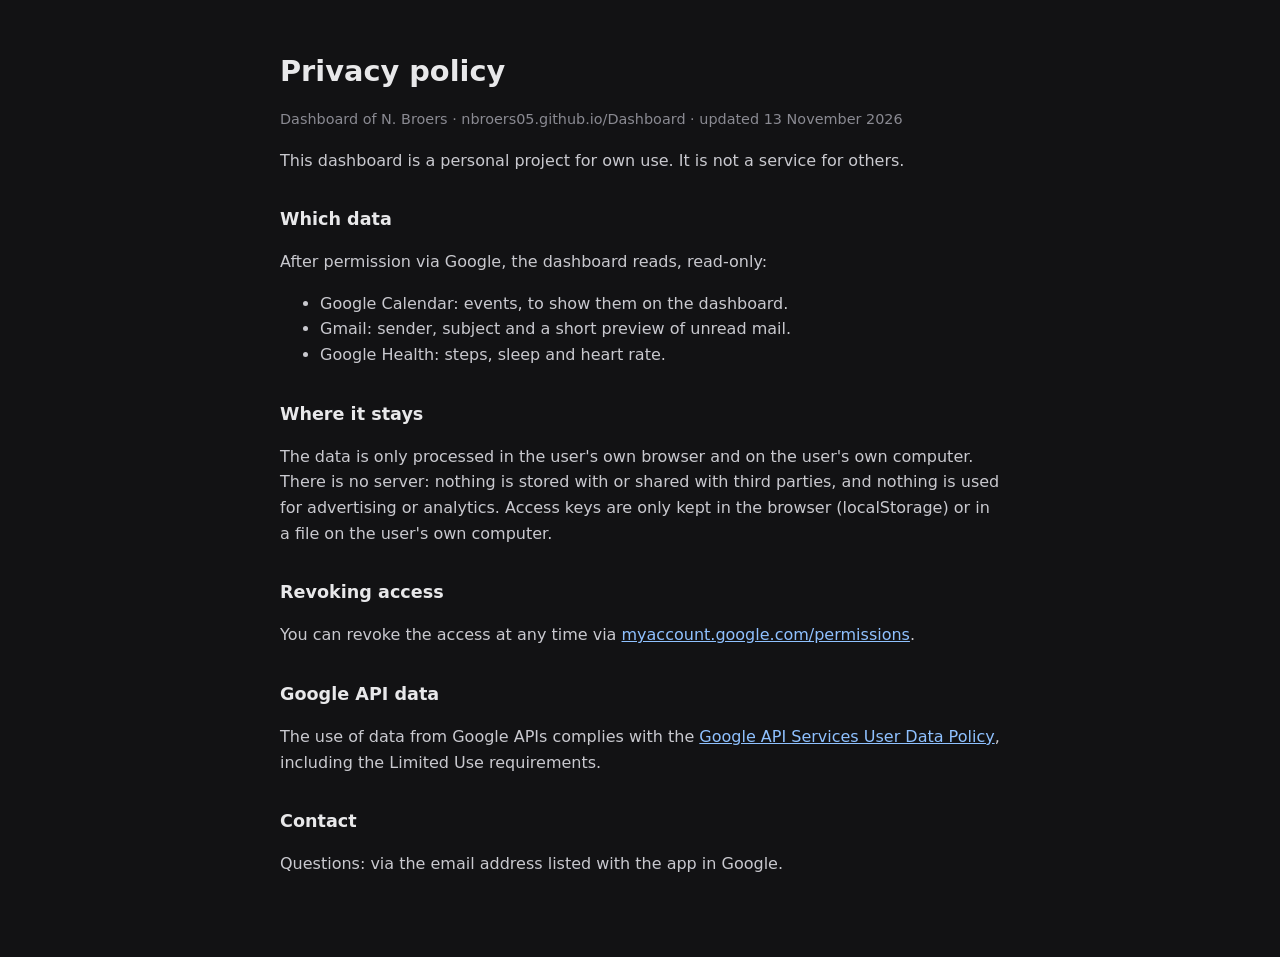
<file: privacy.html>
<!doctype html>
<html lang="en">
<head>
  <meta charset="utf-8">
  <meta name="viewport" content="width=device-width, initial-scale=1">
  <title>Privacy · Dashboard</title>
  <style>
    :root { color-scheme: dark; }
    body { margin: 0; background: #121214; color: #e8e8ea; font: 16px/1.6 system-ui, -apple-system, 'Segoe UI', sans-serif; }
    main { max-width: 720px; margin: 0 auto; padding: 48px 20px 64px; }
    h1 { font-size: 1.8rem; margin: 0 0 4px; }
    h2 { font-size: 1.1rem; margin: 32px 0 6px; }
    p, li { color: #c9c9cf; }
    a { color: #8fc1ff; }
    .muted { color: #8a8a92; font-size: .9rem; }
  </style>
</head>
<body>
  <main>
    <h1>Privacy policy</h1>
    <p class="muted">Dashboard of N. Broers · nbroers05.github.io/Dashboard · updated 13 November 2026</p>

    <p>This dashboard is a personal project for own use. It is not a service for others.</p>

    <h2>Which data</h2>
    <p>After permission via Google, the dashboard reads, read-only:</p>
    <ul>
      <li>Google Calendar: events, to show them on the dashboard.</li>
      <li>Gmail: sender, subject and a short preview of unread mail.</li>
      <li>Google Health: steps, sleep and heart rate.</li>
    </ul>

    <h2>Where it stays</h2>
    <p>The data is only processed in the user's own browser and on the user's own computer. There is no server: nothing is stored with or shared with third parties, and nothing is used for advertising or analytics.
    Access keys are only kept in the browser (localStorage) or in a file on the user's own computer.</p>

    <h2>Revoking access</h2>
    <p>You can revoke the access at any time via <a href="https://myaccount.google.com/permissions">myaccount.google.com/permissions</a>.</p>

    <h2>Google API data</h2>
    <p>The use of data from Google APIs complies with the
      <a href="https://developers.google.com/terms/api-services-user-data-policy">Google API Services User Data Policy</a>, including the Limited Use requirements.</p>

    <h2>Contact</h2>
    <p>Questions: via the email address listed with the app in Google.</p>
  </main>
</body>
</html>
</file>
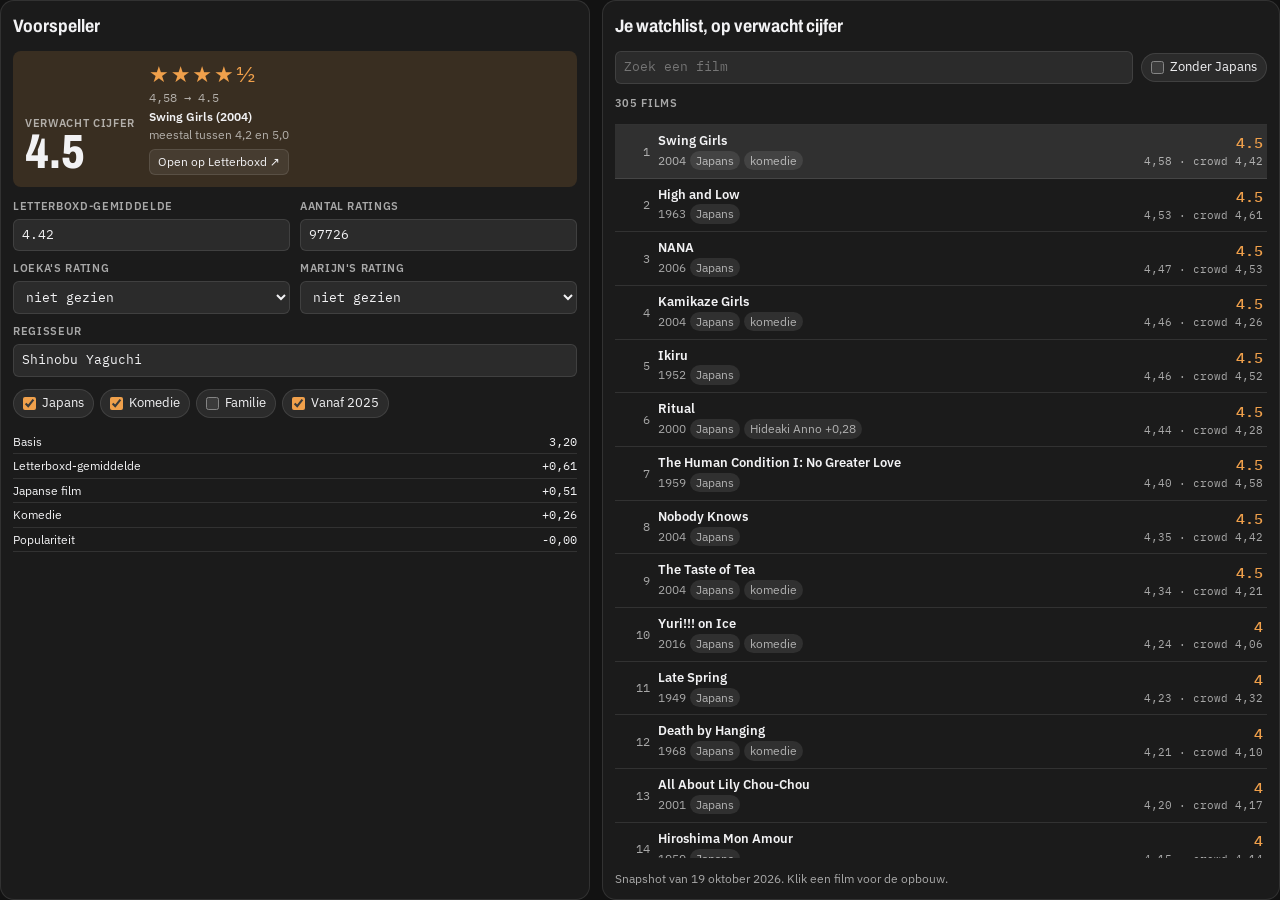
<file: sterrenvoorspeller/popup/popup.html>
<!doctype html>
<html lang="nl">
<head>
<meta charset="utf-8">
<title>Sterrenvoorspeller</title>
<meta name="viewport" content="width=device-width, initial-scale=1">
<link rel="stylesheet" href="popup.css">
<!-- Alleen voor het dashboard: donker, past in het vak, geen extensie-knoppen -->
<link rel="stylesheet" href="dashboard.css">
<script src="dashboard-shim.js"></script>
</head>
<body>
<div class="wrap">
  <header>
    <h1>Hoeveel sterren geef jij deze film?</h1>
    <p>Formule v2, getraind op je 683 ratings. Gemiddeld zit de voorspelling er 0,41 ster naast.</p>
  </header>
  <div class="grant" id="grant" hidden>
    <span>De extensie heeft nog geen toegang tot letterboxd.com. Zonder die toegang werken de kaart, de sterren bij posters en Vernieuwen niet.</span>
    <button class="btn" id="grant-btn">Toegang geven</button>
  </div>
  <div class="grid">
    <section class="panel" aria-labelledby="calc-h">
      <h2 id="calc-h">Voorspeller</h2>
      <div class="result" aria-live="polite">
        <div>
          <div class="label">Verwacht cijfer</div>
          <div class="big" id="out">0,0</div>
        </div>
        <div>
          <div class="stars" id="stars" aria-hidden="true"></div>
          <div class="calc" id="calc"></div>
          <div class="meta"><span class="film-name" id="fname">Eigen invoer</span><br><span id="range"></span></div>
          <button class="btn small" id="open" hidden>Open op Letterboxd ↗</button>
        </div>
      </div>
      <div class="fields">
        <label class="field" for="crowd"><span class="label">Letterboxd-gemiddelde</span><input id="crowd" type="number" min="0.5" max="5" step="0.01" value="3.80"></label>
        <label class="field" for="n"><span class="label">Aantal ratings</span><input id="n" type="number" min="1" step="1" value="250000"></label>
        <label class="field" for="loeka"><span class="label">Loeka's rating</span><select id="loeka" class="friend"><option value="">niet gezien</option></select></label>
        <label class="field" for="marijn"><span class="label">Marijn's rating</span><select id="marijn" class="friend"><option value="">niet gezien</option></select></label>
        <label class="field wide" for="regie"><span class="label">Regisseur</span><input id="regie" list="regielijst" placeholder="bijv. Wes Anderson" autocomplete="off"><datalist id="regielijst"></datalist></label>
      </div>
      <div class="checks" role="group" aria-label="Kenmerken">
        <label class="check"><input type="checkbox" id="jp"> Japans</label>
        <label class="check"><input type="checkbox" id="com"> Komedie</label>
        <label class="check"><input type="checkbox" id="fam"> Familie</label>
        <label class="check"><input type="checkbox" id="streng" checked> Vanaf 2025</label>
      </div>
      <table class="parts" aria-label="Opbouw van de voorspelling"><tbody id="parts"></tbody></table>
      <button class="btn" id="back" hidden>Terug naar deze film</button>
    </section>
    <section class="panel" aria-labelledby="wl-h">
      <h2 id="wl-h">Je watchlist, op verwacht cijfer</h2>
      <div class="tools">
        <input class="search" id="q" type="search" placeholder="Zoek een film" aria-label="Zoek een film">
        <label class="check"><input type="checkbox" id="nojp"> Zonder Japans</label>
        <button class="btn" id="refresh">Vernieuwen</button>
        <button class="btn" id="to-wl" hidden>Watchlist</button>
      </div>
      <div class="label" id="count"></div>
      <div class="list" id="list" role="list"></div>
      <p class="note"><span id="wl-note">Snapshot van 19 oktober 2026.</span> Klik een film voor de opbouw.</p>
    </section>
  </div>
</div>
<script src="../lib/model-data.js"></script>
<script src="../lib/model.js"></script>
<script src="../lib/fonts.js"></script>
<script src="../lib/selectors.js"></script>
<script src="../lib/film.js"></script>
<script src="watchlist.js"></script>
<script src="refresh.js"></script>
<script src="popup.js"></script>
</body>
</html>
</file>
<file: sterrenvoorspeller/popup/popup.css>
/* Overgenomen uit sterrenvoorspeller.html, compacter gemaakt voor een popup (max. 800 × 600). */
:root{
  --bg:#f3f4f6; --surface:#ffffff; --ink:#16191f; --muted:#5b6270; --line:#dde0e6;
  --star:#d9822b; --star-soft:#f6e3cd; --chip:#eceef2; --focus:#2d5bd6;
  --display:"LBV Archivo",ui-sans-serif,system-ui,sans-serif; --body:"LBV Plex Sans",ui-sans-serif,system-ui,sans-serif; --mono:"LBV Plex Mono",ui-monospace,Menlo,monospace;
  color-scheme:light;
}
@media (prefers-color-scheme: dark){:root{--bg:#121418;--surface:#1b1e24;--ink:#eceef2;--muted:#9aa1ad;--line:#2c3038;--star:#f0a04b;--star-soft:#3a2b1b;--chip:#262a31;--focus:#7fa2ff;color-scheme:dark}}
*{box-sizing:border-box}
html,body{margin:0}
body{width:780px;background:var(--bg);color:var(--ink);font-family:var(--body);font-size:14px;line-height:1.45;padding:16px}
.wrap{display:flex;flex-direction:column;gap:14px}
header h1{font-family:var(--display);font-stretch:80%;font-weight:800;font-size:26px;line-height:1.05;margin:0;letter-spacing:-.01em}
header p{margin:4px 0 0;color:var(--muted);font-size:13px}
.grid{display:grid;grid-template-columns:minmax(0,1fr) minmax(0,1.15fr);gap:14px;align-items:start}
.panel{background:var(--surface);border:1px solid var(--line);border-radius:10px;padding:14px;display:flex;flex-direction:column;gap:12px;min-width:0}
.panel h2{font-family:var(--display);font-stretch:85%;font-weight:700;font-size:18px;margin:0}
.label{font-size:11px;letter-spacing:.06em;text-transform:uppercase;color:var(--muted);font-weight:600}
.fields{display:grid;grid-template-columns:1fr 1fr;gap:10px}
.field{display:flex;flex-direction:column;gap:4px;min-width:0}
.field.wide{grid-column:1 / -1}
.field input,.field select,.search{font:inherit;font-family:var(--mono);font-size:13px;padding:6px 8px;border:1px solid var(--line);border-radius:6px;background:var(--bg);color:var(--ink);width:100%}
.checks{display:flex;flex-wrap:wrap;gap:6px}
.check{display:flex;align-items:center;gap:6px;padding:4px 9px;border:1px solid var(--line);border-radius:999px;background:var(--bg);cursor:pointer;font-size:13px}
.check input{accent-color:var(--star);margin:0}
input:focus-visible,select:focus-visible,button:focus-visible,.row:focus-visible,.check:focus-within{outline:2px solid var(--focus);outline-offset:2px}
.result{display:flex;align-items:flex-end;gap:14px;flex-wrap:wrap;padding:12px;border-radius:8px;background:var(--star-soft)}
.big{font-family:var(--display);font-stretch:75%;font-weight:800;font-size:56px;line-height:.9;font-variant-numeric:tabular-nums;color:var(--ink)}
.stars{font-size:22px;letter-spacing:2px;color:var(--star);line-height:1}
.calc{font-family:var(--mono);font-size:12px;color:var(--muted);margin:4px 0 2px}
.result .meta{color:var(--muted);font-size:12px}
.film-name{font-weight:600;color:var(--ink)}
table.parts{width:100%;border-collapse:collapse;font-size:12px}
.parts td{padding:3px 0;border-bottom:1px solid var(--line)}
.parts td:last-child{text-align:right;font-family:var(--mono);font-variant-numeric:tabular-nums;padding-left:8px}
.note{font-size:12px;color:var(--muted);margin:0}
.tools{display:flex;gap:8px;flex-wrap:wrap;align-items:center}
.tools .search{flex:1 1 160px}
.list{display:flex;flex-direction:column;max-height:330px;overflow:auto;border-top:1px solid var(--line)}
.row{display:grid;grid-template-columns:2.4em minmax(0,1fr) auto;gap:8px;align-items:center;padding:7px 4px;border:0;border-bottom:1px solid var(--line);cursor:pointer;background:none;text-align:left;font:inherit;color:inherit;width:100%}
.row:hover,.row.sel{background:var(--chip)}
.rank{font-family:var(--mono);color:var(--muted);font-size:12px;text-align:right}
.t{min-width:0}
.t b{font-weight:600;display:block;overflow:hidden;text-overflow:ellipsis;white-space:nowrap}
.t span{font-size:12px;color:var(--muted)}
.tag{display:inline-block;font-size:11px;padding:1px 6px;border-radius:999px;background:var(--chip);margin-left:4px;color:var(--muted)}
.score{font-family:var(--mono);font-variant-numeric:tabular-nums;text-align:right;font-size:13px}
.score b{color:var(--star);font-weight:500;font-size:15px}
.score span{display:block;font-size:11px;color:var(--muted)}
button.btn{font:inherit;font-size:13px;padding:6px 12px;border-radius:6px;border:1px solid var(--line);background:var(--bg);color:var(--ink);cursor:pointer;align-self:flex-start}
.grant{display:flex;gap:12px;align-items:center;padding:10px 14px;border-radius:8px;background:var(--star-soft);font-size:13px}
.grant[hidden]{display:none}
.grant .btn{flex:none}
button.btn.small{font-size:12px;padding:3px 8px;margin-top:6px}
button.btn:disabled{opacity:.6;cursor:progress}
@media (prefers-reduced-motion:no-preference){.row{transition:background .12s}}
</file>
<file: sterrenvoorspeller/popup/dashboard.css>
/* Aanpassingen voor het dashboard-vak. De kleuren volgen de donkere stijl van het dashboard. */
:root {
  --bg: rgba(255, 255, 255, .07);
  --surface: rgba(255, 255, 255, .04);
  --ink: #f2f2f4;
  --muted: rgba(255, 255, 255, .62);
  --line: rgba(255, 255, 255, .1);
  --star: #f0a04b;
  --star-soft: rgba(240, 160, 75, .14);
  --chip: rgba(255, 255, 255, .09);
  --focus: #7fa2ff;
  color-scheme: dark;
}
html, body { height: 100%; }
body { width: auto; background: transparent; padding: 0; font-size: 13px; }

/* De titel staat al boven het vak; toegang en Vernieuwen horen bij de extensie (Letterboxd blokkeert dit vanaf een website) */
header, .grant, #refresh { display: none !important; }

.wrap { height: 100%; gap: 0; }
.grid { height: 100%; align-items: stretch; gap: 12px; }
.panel { min-height: 0; overflow: auto; padding: 12px; border-radius: 14px; }
.list { max-height: none; flex: 1; min-height: 120px; }
.big { font-size: 48px; }
select option { background: #1d1f24; color: #f2f2f4; }

/* Smal vak (of telefoon): onder elkaar en de hele pagina scrollt */
@media (max-width: 620px) {
  .wrap, .grid { height: auto; }
  .grid { grid-template-columns: minmax(0, 1fr); }
  .panel { overflow: visible; }
  .list { max-height: 320px; }
}
</file>
